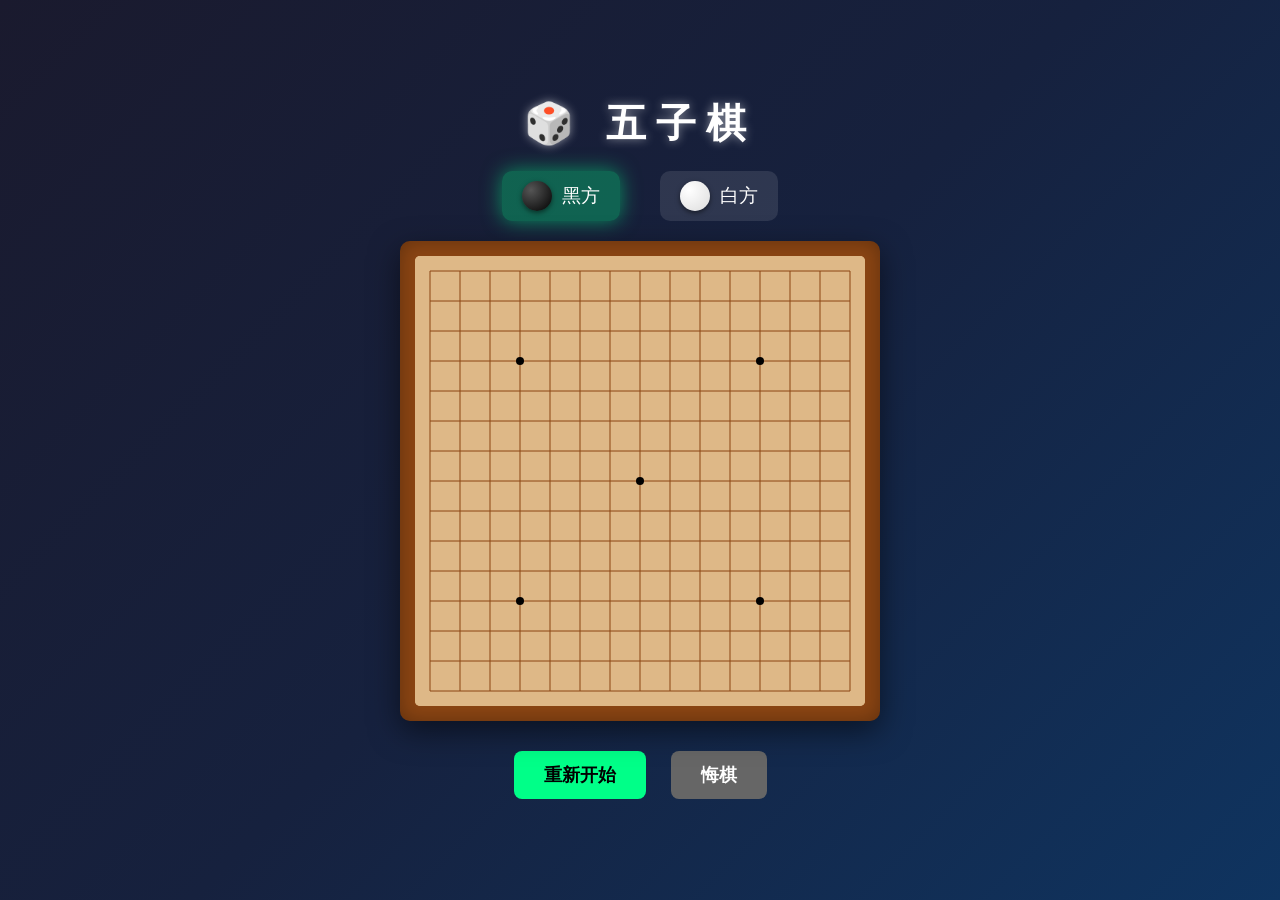
<file: gomoku.html>
<!DOCTYPE html>
<html lang="zh-CN">
<head>
    <meta charset="UTF-8">
    <meta name="viewport" content="width=device-width, initial-scale=1.0">
    <title>五子棋游戏</title>
    <style>
        * {
            margin: 0;
            padding: 0;
            box-sizing: border-box;
        }

        body {
            min-height: 100vh;
            display: flex;
            flex-direction: column;
            justify-content: center;
            align-items: center;
            background: linear-gradient(135deg, #1a1a2e 0%, #16213e 50%, #0f3460 100%);
            font-family: 'Microsoft YaHei', sans-serif;
        }

        h1 {
            color: #fff;
            font-size: 2.5rem;
            margin-bottom: 20px;
            text-shadow: 0 0 10px rgba(255,255,255,0.5);
            letter-spacing: 10px;
        }

        .game-info {
            display: flex;
            gap: 40px;
            margin-bottom: 20px;
            color: #fff;
            font-size: 1.2rem;
        }

        .player-info {
            display: flex;
            align-items: center;
            gap: 10px;
            padding: 10px 20px;
            background: rgba(255,255,255,0.1);
            border-radius: 10px;
            transition: all 0.3s;
        }

        .player-info.active {
            background: rgba(0, 255, 136, 0.3);
            box-shadow: 0 0 20px rgba(0, 255, 136, 0.5);
        }

        .piece-icon {
            width: 30px;
            height: 30px;
            border-radius: 50%;
            box-shadow: 0 2px 5px rgba(0,0,0,0.5);
        }

        .piece-icon.black {
            background: radial-gradient(circle at 30% 30%, #555, #000);
        }

        .piece-icon.white {
            background: radial-gradient(circle at 30% 30%, #fff, #ddd);
        }

        .game-container {
            position: relative;
            padding: 15px;
            background: #8B4513;
            border-radius: 10px;
            box-shadow: 0 10px 30px rgba(0,0,0,0.5), inset 0 0 20px rgba(0,0,0,0.3);
        }

        #chessBoard {
            display: block;
            background: #DEB887;
            cursor: pointer;
            border-radius: 5px;
        }

        .winner-overlay {
            position: absolute;
            top: 50%;
            left: 50%;
            transform: translate(-50%, -50%);
            background: rgba(0, 0, 0, 0.85);
            padding: 40px 60px;
            border-radius: 15px;
            text-align: center;
            display: none;
            border: 2px solid #ffd700;
            box-shadow: 0 0 40px rgba(255, 215, 0, 0.5);
            z-index: 10;
        }

        .winner-overlay h2 {
            color: #ffd700;
            font-size: 2.5rem;
            margin-bottom: 20px;
        }

        .winner-overlay p {
            color: #fff;
            font-size: 1.3rem;
            margin-bottom: 25px;
        }

        .btn {
            padding: 12px 30px;
            font-size: 1.1rem;
            border: none;
            border-radius: 8px;
            cursor: pointer;
            font-weight: bold;
            transition: all 0.3s;
            margin: 5px;
        }

        .btn-primary {
            background: #00ff88;
            color: #000;
        }

        .btn-primary:hover {
            background: #00cc6a;
            transform: scale(1.05);
            box-shadow: 0 0 15px #00ff88;
        }

        .btn-secondary {
            background: #666;
            color: #fff;
        }

        .btn-secondary:hover {
            background: #555;
        }

        .controls {
            margin-top: 25px;
            display: flex;
            gap: 15px;
        }

        .game-mode {
            margin-top: 20px;
            color: #aaa;
            font-size: 0.95rem;
        }

        .game-mode label {
            margin-right: 15px;
            cursor: pointer;
        }

        .game-mode input[type="radio"] {
            margin-right: 5px;
        }

        .last-move {
            position: absolute;
            width: 8px;
            height: 8px;
            background: red;
            border-radius: 50%;
            transform: translate(-50%, -50%);
            pointer-events: none;
        }
    </style>
</head>
<body>
    <h1>🎲 五子棋</h1>
    
    <div class="game-info">
        <div class="player-info active" id="blackPlayer">
            <div class="piece-icon black"></div>
            <span>黑方</span>
        </div>
        <div class="player-info" id="whitePlayer">
            <div class="piece-icon white"></div>
            <span>白方</span>
        </div>
    </div>
    
    <div class="game-container">
        <canvas id="chessBoard" width="450" height="450"></canvas>
        
        <div class="winner-overlay" id="winnerOverlay">
            <h2 id="winnerText">游戏结束</h2>
            <p id="winnerMessage"></p>
            <button class="btn btn-primary" onclick="restartGame()">再来一局</button>
            <button class="btn btn-secondary" onclick="undoMove()">悔棋一步</button>
        </div>
    </div>
    
    <div class="controls">
        <button class="btn btn-primary" onclick="restartGame()">重新开始</button>
        <button class="btn btn-secondary" onclick="undoMove()">悔棋</button>
    </div>

    <script>
        const canvas = document.getElementById('chessBoard');
        const ctx = canvas.getContext('2d');
        const BOARD_SIZE = 15;
        const CELL_SIZE = 30;
        const MARGIN = 15;

        let board = [];
        let currentPlayer = 1;
        let gameOver = false;
        let history = [];
        let lastMove = null;

        function initBoard() {
            board = Array(BOARD_SIZE).fill(null).map(() => Array(BOARD_SIZE).fill(0));
            currentPlayer = 1;
            gameOver = false;
            history = [];
            lastMove = null;
            updatePlayerIndicator();
            drawBoard();
            document.getElementById('winnerOverlay').style.display = 'none';
        }

        function drawBoard() {
            ctx.fillStyle = '#DEB887';
            ctx.fillRect(0, 0, canvas.width, canvas.height);

            ctx.strokeStyle = '#8B4513';
            ctx.lineWidth = 1;

            for (let i = 0; i < BOARD_SIZE; i++) {
                ctx.beginPath();
                ctx.moveTo(MARGIN, MARGIN + i * CELL_SIZE);
                ctx.lineTo(MARGIN + (BOARD_SIZE - 1) * CELL_SIZE, MARGIN + i * CELL_SIZE);
                ctx.stroke();

                ctx.beginPath();
                ctx.moveTo(MARGIN + i * CELL_SIZE, MARGIN);
                ctx.lineTo(MARGIN + i * CELL_SIZE, MARGIN + (BOARD_SIZE - 1) * CELL_SIZE);
                ctx.stroke();
            }

            const starPoints = [[3, 3], [11, 3], [7, 7], [3, 11], [11, 11]];
            ctx.fillStyle = '#000';
            starPoints.forEach(([x, y]) => {
                ctx.beginPath();
                ctx.arc(MARGIN + x * CELL_SIZE, MARGIN + y * CELL_SIZE, 4, 0, Math.PI * 2);
                ctx.fill();
            });

            for (let i = 0; i < BOARD_SIZE; i++) {
                for (let j = 0; j < BOARD_SIZE; j++) {
                    if (board[i][j] !== 0) {
                        drawPiece(i, j, board[i][j]);
                    }
                }
            }

            if (lastMove) {
                const { x, y } = lastMove;
                ctx.fillStyle = 'red';
                ctx.beginPath();
                ctx.arc(MARGIN + x * CELL_SIZE, MARGIN + y * CELL_SIZE, 4, 0, Math.PI * 2);
                ctx.fill();
            }
        }

        function drawPiece(row, col, player) {
            const x = MARGIN + col * CELL_SIZE;
            const y = MARGIN + row * CELL_SIZE;
            const radius = CELL_SIZE / 2 - 2;

            ctx.shadowColor = 'rgba(0, 0, 0, 0.5)';
            ctx.shadowBlur = 5;
            ctx.shadowOffsetX = 2;
            ctx.shadowOffsetY = 2;

            const gradient = ctx.createRadialGradient(
                x - radius / 3, y - radius / 3, 0,
                x, y, radius
            );

            if (player === 1) {
                gradient.addColorStop(0, '#666');
                gradient.addColorStop(1, '#000');
            } else {
                gradient.addColorStop(0, '#fff');
                gradient.addColorStop(1, '#ddd');
            }

            ctx.fillStyle = gradient;
            ctx.beginPath();
            ctx.arc(x, y, radius, 0, Math.PI * 2);
            ctx.fill();

            ctx.shadowColor = 'transparent';
            ctx.shadowBlur = 0;
            ctx.shadowOffsetX = 0;
            ctx.shadowOffsetY = 0;
        }

        function getBoardPosition(event) {
            const rect = canvas.getBoundingClientRect();
            const x = event.clientX - rect.left;
            const y = event.clientY - rect.top;

            const col = Math.round((x - MARGIN) / CELL_SIZE);
            const row = Math.round((y - MARGIN) / CELL_SIZE);

            if (row >= 0 && row < BOARD_SIZE && col >= 0 && col < BOARD_SIZE) {
                const exactX = MARGIN + col * CELL_SIZE;
                const exactY = MARGIN + row * CELL_SIZE;
                const distance = Math.sqrt((x - exactX) ** 2 + (y - exactY) ** 2);
                
                if (distance <= CELL_SIZE / 2) {
                    return { row, col };
                }
            }
            return null;
        }

        function checkWin(row, col, player) {
            const directions = [
                [[0, 1], [0, -1]],
                [[1, 0], [-1, 0]],
                [[1, 1], [-1, -1]],
                [[1, -1], [-1, 1]]
            ];

            for (const [dir1, dir2] of directions) {
                let count = 1;

                let r = row + dir1[0];
                let c = col + dir1[1];
                while (r >= 0 && r < BOARD_SIZE && c >= 0 && c < BOARD_SIZE && board[r][c] === player) {
                    count++;
                    r += dir1[0];
                    c += dir1[1];
                }

                r = row + dir2[0];
                c = col + dir2[1];
                while (r >= 0 && r < BOARD_SIZE && c >= 0 && c < BOARD_SIZE && board[r][c] === player) {
                    count++;
                    r += dir2[0];
                    c += dir2[1];
                }

                if (count >= 5) return true;
            }
            return false;
        }

        function handleClick(event) {
            if (gameOver) return;

            const pos = getBoardPosition(event);
            if (!pos) return;

            const { row, col } = pos;

            if (board[row][col] !== 0) return;

            board[row][col] = currentPlayer;
            history.push({ row, col, player: currentPlayer });
            lastMove = { x: col, y: row };

            drawBoard();

            if (checkWin(row, col, currentPlayer)) {
                gameOver = true;
                const winner = currentPlayer === 1 ? '黑方' : '白方';
                document.getElementById('winnerText').textContent = '🎉 游戏结束';
                document.getElementById('winnerMessage').textContent = `${winner} 获胜！`;
                document.getElementById('winnerOverlay').style.display = 'block';
                return;
            }

            currentPlayer = currentPlayer === 1 ? 2 : 1;
            updatePlayerIndicator();
        }

        function updatePlayerIndicator() {
            const blackPlayer = document.getElementById('blackPlayer');
            const whitePlayer = document.getElementById('whitePlayer');

            if (currentPlayer === 1) {
                blackPlayer.classList.add('active');
                whitePlayer.classList.remove('active');
            } else {
                blackPlayer.classList.remove('active');
                whitePlayer.classList.add('active');
            }
        }

        function restartGame() {
            initBoard();
        }

        function undoMove() {
            if (history.length === 0) return;
            if (gameOver) {
                gameOver = false;
                document.getElementById('winnerOverlay').style.display = 'none';
            }

            const lastMoveInfo = history.pop();
            board[lastMoveInfo.row][lastMoveInfo.col] = 0;
            currentPlayer = lastMoveInfo.player;

            if (history.length > 0) {
                const prevMove = history[history.length - 1];
                lastMove = { x: prevMove.col, y: prevMove.row };
            } else {
                lastMove = null;
            }

            updatePlayerIndicator();
            drawBoard();
        }

        canvas.addEventListener('click', handleClick);

        initBoard();
    </script>
</body>
</html>
</file>
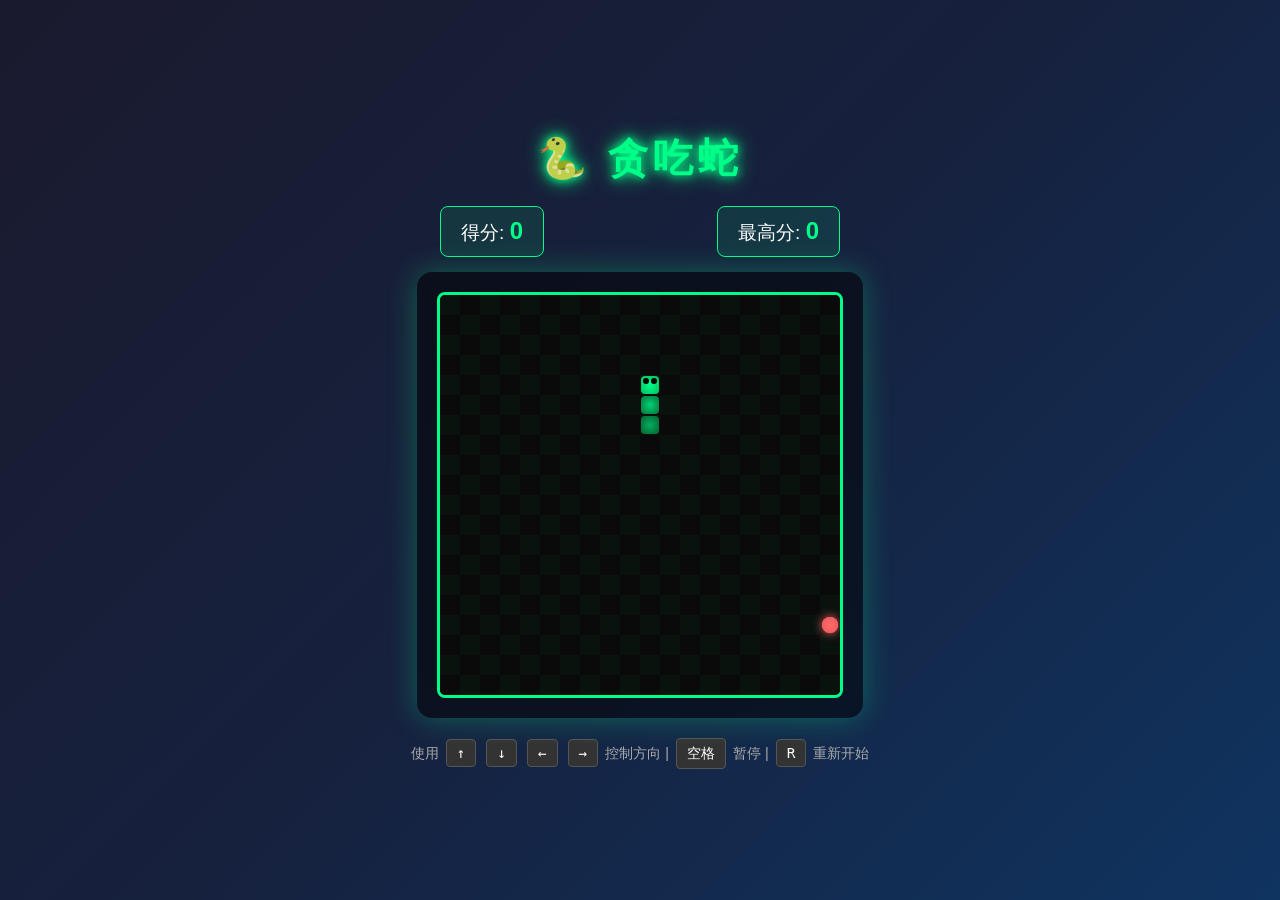
<file: snake_game.html>
<!DOCTYPE html>
<html lang="zh-CN">
<head>
    <meta charset="UTF-8">
    <meta name="viewport" content="width=device-width, initial-scale=1.0">
    <title>贪吃蛇游戏</title>
    <style>
        * {
            margin: 0;
            padding: 0;
            box-sizing: border-box;
        }

        body {
            min-height: 100vh;
            display: flex;
            flex-direction: column;
            justify-content: center;
            align-items: center;
            background: linear-gradient(135deg, #1a1a2e 0%, #16213e 50%, #0f3460 100%);
            font-family: 'Segoe UI', Tahoma, Geneva, Verdana, sans-serif;
            overflow: hidden;
        }

        h1 {
            color: #00ff88;
            font-size: 2.5rem;
            margin-bottom: 20px;
            text-shadow: 0 0 10px #00ff88, 0 0 20px #00ff88;
            letter-spacing: 5px;
        }

        .game-container {
            position: relative;
            padding: 20px;
            background: rgba(0, 0, 0, 0.5);
            border-radius: 15px;
            box-shadow: 0 0 30px rgba(0, 255, 136, 0.3);
        }

        #gameCanvas {
            display: block;
            background: #0a0a0a;
            border: 3px solid #00ff88;
            border-radius: 8px;
            box-shadow: inset 0 0 20px rgba(0, 255, 136, 0.2);
        }

        .score-board {
            display: flex;
            justify-content: space-between;
            width: 400px;
            margin-bottom: 15px;
            color: #fff;
            font-size: 1.2rem;
        }

        .score {
            padding: 10px 20px;
            background: rgba(0, 255, 136, 0.1);
            border-radius: 8px;
            border: 1px solid #00ff88;
        }

        .score span {
            color: #00ff88;
            font-weight: bold;
            font-size: 1.5rem;
        }

        .controls {
            margin-top: 20px;
            color: #aaa;
            font-size: 0.9rem;
            text-align: center;
        }

        .controls kbd {
            display: inline-block;
            padding: 5px 10px;
            background: #333;
            border: 1px solid #555;
            border-radius: 4px;
            color: #fff;
            font-family: monospace;
            margin: 0 3px;
        }

        .game-over {
            position: absolute;
            top: 50%;
            left: 50%;
            transform: translate(-50%, -50%);
            background: rgba(0, 0, 0, 0.9);
            padding: 40px 60px;
            border-radius: 15px;
            text-align: center;
            display: none;
            border: 2px solid #ff4444;
            box-shadow: 0 0 30px rgba(255, 68, 68, 0.5);
        }

        .game-over h2 {
            color: #ff4444;
            font-size: 2rem;
            margin-bottom: 15px;
        }

        .game-over p {
            color: #fff;
            font-size: 1.2rem;
            margin-bottom: 20px;
        }

        .restart-btn {
            padding: 12px 30px;
            font-size: 1.1rem;
            background: #00ff88;
            color: #000;
            border: none;
            border-radius: 8px;
            cursor: pointer;
            font-weight: bold;
            transition: all 0.3s;
        }

        .restart-btn:hover {
            background: #00cc6a;
            transform: scale(1.05);
            box-shadow: 0 0 15px #00ff88;
        }

        .pause-overlay {
            position: absolute;
            top: 50%;
            left: 50%;
            transform: translate(-50%, -50%);
            background: rgba(0, 0, 0, 0.8);
            padding: 30px 50px;
            border-radius: 10px;
            display: none;
            border: 2px solid #ffd700;
        }

        .pause-overlay h2 {
            color: #ffd700;
            font-size: 2rem;
        }
    </style>
</head>
<body>
    <h1>🐍 贪吃蛇</h1>
    
    <div class="score-board">
        <div class="score">得分: <span id="score">0</span></div>
        <div class="score">最高分: <span id="highScore">0</span></div>
    </div>
    
    <div class="game-container">
        <canvas id="gameCanvas" width="400" height="400"></canvas>
        
        <div class="pause-overlay" id="pauseOverlay">
            <h2>已暂停</h2>
        </div>
        
        <div class="game-over" id="gameOver">
            <h2>游戏结束</h2>
            <p>最终得分: <span id="finalScore">0</span></p>
            <button class="restart-btn" onclick="restartGame()">再来一局</button>
        </div>
    </div>
    
    <div class="controls">
        使用 <kbd>↑</kbd> <kbd>↓</kbd> <kbd>←</kbd> <kbd>→</kbd> 控制方向 | <kbd>空格</kbd> 暂停 | <kbd>R</kbd> 重新开始
    </div>

    <script>
        const canvas = document.getElementById('gameCanvas');
        const ctx = canvas.getContext('2d');
        const scoreElement = document.getElementById('score');
        const highScoreElement = document.getElementById('highScore');
        const finalScoreElement = document.getElementById('finalScore');
        const gameOverElement = document.getElementById('gameOver');
        const pauseOverlay = document.getElementById('pauseOverlay');

        const GRID_SIZE = 20;
        const TILE_COUNT = canvas.width / GRID_SIZE;

        let snake = [];
        let food = { x: 0, y: 0 };
        let direction = { x: 0, y: 0 };
        let nextDirection = { x: 0, y: 0 };
        let score = 0;
        let highScore = localStorage.getItem('snakeHighScore') || 0;
        let gameLoop = null;
        let isPaused = false;
        let isGameOver = false;
        let speed = 150;

        highScoreElement.textContent = highScore;

        function initGame() {
            snake = [
                { x: 10, y: 10 },
                { x: 10, y: 11 },
                { x: 10, y: 12 }
            ];
            direction = { x: 0, y: -1 };
            nextDirection = { x: 0, y: -1 };
            score = 0;
            speed = 150;
            isPaused = false;
            isGameOver = false;
            scoreElement.textContent = score;
            gameOverElement.style.display = 'none';
            pauseOverlay.style.display = 'none';
            spawnFood();
            
            if (gameLoop) clearInterval(gameLoop);
            gameLoop = setInterval(update, speed);
        }

        function spawnFood() {
            let validPosition = false;
            while (!validPosition) {
                food.x = Math.floor(Math.random() * TILE_COUNT);
                food.y = Math.floor(Math.random() * TILE_COUNT);
                validPosition = !snake.some(segment => segment.x === food.x && segment.y === food.y);
            }
        }

        function update() {
            if (isPaused || isGameOver) return;

            direction = { ...nextDirection };

            const head = { x: snake[0].x + direction.x, y: snake[0].y + direction.y };

            if (head.x < 0 || head.x >= TILE_COUNT || head.y < 0 || head.y >= TILE_COUNT) {
                gameOver();
                return;
            }

            if (snake.some(segment => segment.x === head.x && segment.y === head.y)) {
                gameOver();
                return;
            }

            snake.unshift(head);

            if (head.x === food.x && head.y === food.y) {
                score += 10;
                scoreElement.textContent = score;
                
                if (score > highScore) {
                    highScore = score;
                    highScoreElement.textContent = highScore;
                    localStorage.setItem('snakeHighScore', highScore);
                }

                if (score % 50 === 0 && speed > 50) {
                    speed -= 10;
                    clearInterval(gameLoop);
                    gameLoop = setInterval(update, speed);
                }

                spawnFood();
            } else {
                snake.pop();
            }

            draw();
        }

        function draw() {
            ctx.fillStyle = '#0a0a0a';
            ctx.fillRect(0, 0, canvas.width, canvas.height);

            for (let i = 0; i < TILE_COUNT; i++) {
                for (let j = 0; j < TILE_COUNT; j++) {
                    if ((i + j) % 2 === 0) {
                        ctx.fillStyle = 'rgba(0, 255, 136, 0.03)';
                        ctx.fillRect(i * GRID_SIZE, j * GRID_SIZE, GRID_SIZE, GRID_SIZE);
                    }
                }
            }

            snake.forEach((segment, index) => {
                const gradient = ctx.createRadialGradient(
                    segment.x * GRID_SIZE + GRID_SIZE / 2,
                    segment.y * GRID_SIZE + GRID_SIZE / 2,
                    0,
                    segment.x * GRID_SIZE + GRID_SIZE / 2,
                    segment.y * GRID_SIZE + GRID_SIZE / 2,
                    GRID_SIZE / 2
                );

                if (index === 0) {
                    gradient.addColorStop(0, '#00ff88');
                    gradient.addColorStop(1, '#00cc6a');
                } else {
                    const alpha = 1 - (index / snake.length) * 0.5;
                    gradient.addColorStop(0, `rgba(0, 255, 136, ${alpha})`);
                    gradient.addColorStop(1, `rgba(0, 200, 100, ${alpha * 0.8})`);
                }

                ctx.fillStyle = gradient;
                ctx.beginPath();
                ctx.roundRect(
                    segment.x * GRID_SIZE + 1,
                    segment.y * GRID_SIZE + 1,
                    GRID_SIZE - 2,
                    GRID_SIZE - 2,
                    4
                );
                ctx.fill();

                if (index === 0) {
                    ctx.fillStyle = '#000';
                    ctx.beginPath();
                    ctx.arc(
                        segment.x * GRID_SIZE + 6,
                        segment.y * GRID_SIZE + 6,
                        3,
                        0,
                        Math.PI * 2
                    );
                    ctx.arc(
                        segment.x * GRID_SIZE + GRID_SIZE - 6,
                        segment.y * GRID_SIZE + 6,
                        3,
                        0,
                        Math.PI * 2
                    );
                    ctx.fill();
                }
            });

            const foodGradient = ctx.createRadialGradient(
                food.x * GRID_SIZE + GRID_SIZE / 2,
                food.y * GRID_SIZE + GRID_SIZE / 2,
                0,
                food.x * GRID_SIZE + GRID_SIZE / 2,
                food.y * GRID_SIZE + GRID_SIZE / 2,
                GRID_SIZE / 2
            );
            foodGradient.addColorStop(0, '#ff6b6b');
            foodGradient.addColorStop(1, '#ee5a5a');

            ctx.fillStyle = foodGradient;
            ctx.beginPath();
            ctx.arc(
                food.x * GRID_SIZE + GRID_SIZE / 2,
                food.y * GRID_SIZE + GRID_SIZE / 2,
                GRID_SIZE / 2 - 2,
                0,
                Math.PI * 2
            );
            ctx.fill();

            ctx.shadowColor = '#ff6b6b';
            ctx.shadowBlur = 10;
            ctx.fill();
            ctx.shadowBlur = 0;
        }

        function gameOver() {
            isGameOver = true;
            clearInterval(gameLoop);
            finalScoreElement.textContent = score;
            gameOverElement.style.display = 'block';
        }

        function restartGame() {
            initGame();
        }

        function togglePause() {
            if (isGameOver) return;
            isPaused = !isPaused;
            pauseOverlay.style.display = isPaused ? 'block' : 'none';
        }

        document.addEventListener('keydown', (e) => {
            switch (e.key) {
                case 'ArrowUp':
                case 'w':
                case 'W':
                    if (direction.y !== 1) nextDirection = { x: 0, y: -1 };
                    e.preventDefault();
                    break;
                case 'ArrowDown':
                case 's':
                case 'S':
                    if (direction.y !== -1) nextDirection = { x: 0, y: 1 };
                    e.preventDefault();
                    break;
                case 'ArrowLeft':
                case 'a':
                case 'A':
                    if (direction.x !== 1) nextDirection = { x: -1, y: 0 };
                    e.preventDefault();
                    break;
                case 'ArrowRight':
                case 'd':
                case 'D':
                    if (direction.x !== -1) nextDirection = { x: 1, y: 0 };
                    e.preventDefault();
                    break;
                case ' ':
                    togglePause();
                    e.preventDefault();
                    break;
                case 'r':
                case 'R':
                    restartGame();
                    e.preventDefault();
                    break;
            }
        });

        initGame();
    </script>
</body>
</html>
</file>
